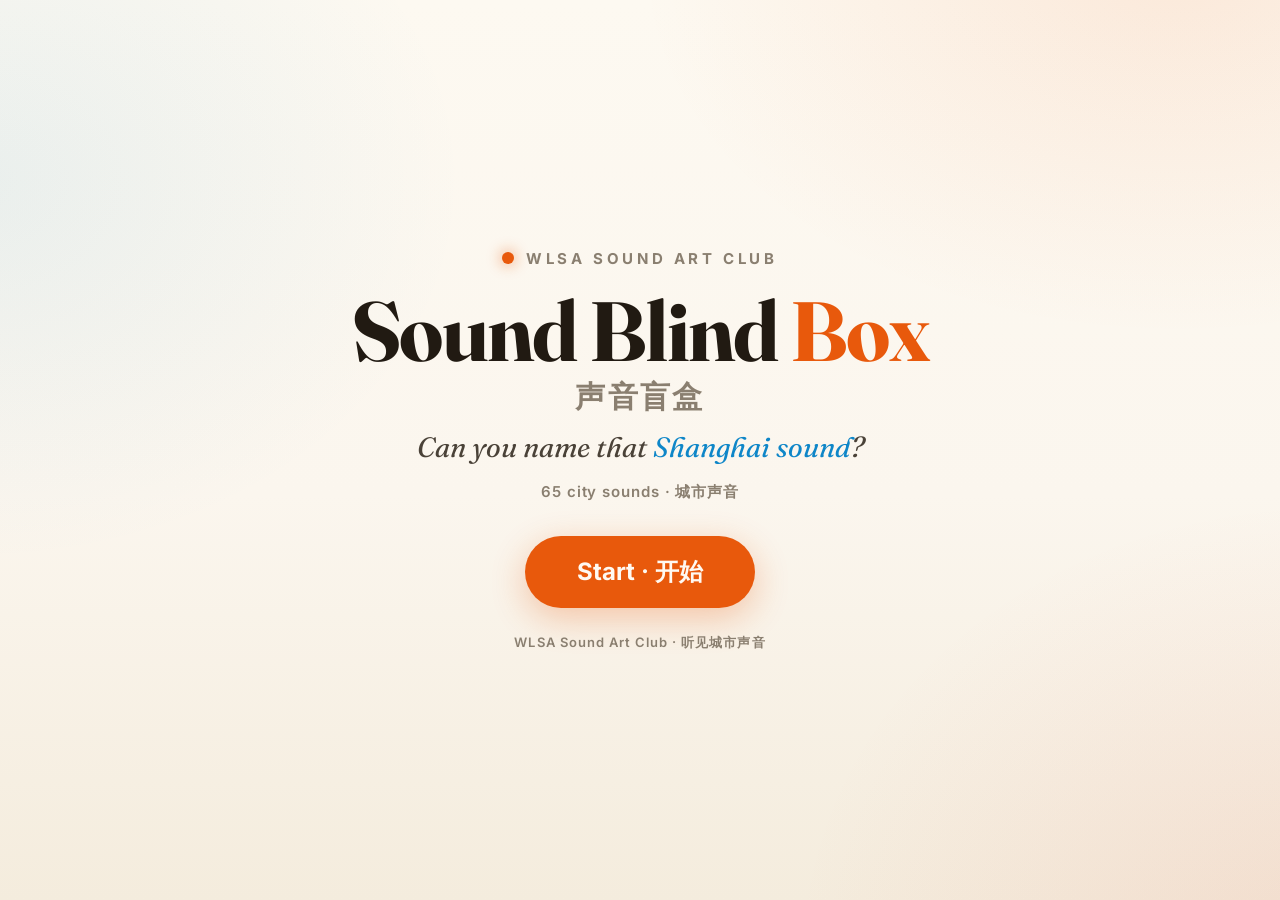
<file: src/game/index.html>
<!doctype html>
<html lang="en">
<head>
  <meta charset="utf-8">
  <meta name="viewport" content="width=device-width, initial-scale=1">
  <title>Sound Blind Box · 声音盲盒 — WLSA Sound Art Club</title>
  <link rel="stylesheet" href="game.css">
</head>
<body>
  <main class="app">

    <!-- HOME -->
    <section class="screen screen-home is-active">
      <div class="home">
        <span class="kicker"><span class="dot"></span>WLSA Sound Art Club</span>
        <h1>Sound Blind <span class="accent">Box</span>
          <span class="cn">声音盲盒</span>
        </h1>
        <p class="tagline">Can you name that <span class="accent">Shanghai sound</span>?</p>
        <p class="meta" id="sound-count">Loading…</p>
        <button class="btn btn-primary" id="start-btn" type="button">Start · 开始</button>
      </div>
    </section>

    <!-- GAME -->
    <section class="screen screen-game">
      <div class="game-head">
        <span class="round" id="round">1 / 10</span>
        <span class="score" id="score"><b>0</b> pts</span>
      </div>
      <div class="progress"><div class="bar" id="bar"></div></div>

      <div class="player">
        <button class="play-btn" id="play-btn" type="button" aria-label="Play sound">
          <svg viewBox="0 0 44 44"><path d="M16 12 L34 22 L16 32 Z" fill="#FFF9F2"/></svg>
        </button>
        <div class="hint">Tap to play · 点击播放</div>
        <div class="hint-warn"></div>
      </div>

      <div class="options" id="options"></div>
    </section>

    <!-- RESULTS -->
    <section class="screen screen-results">
      <div class="results">
        <div class="big" id="big-score">0/10</div>
        <h2>Your score · 你的成绩</h2>
        <p class="rank" id="rank"></p>
        <div class="stamp">⭐ Show this score to collect our club stamp · 凭此成绩领取社团印章</div>
        <div class="actions">
          <button class="btn btn-primary" id="again" type="button">Play again · 再来一次</button>
          <button class="btn btn-ghost" id="home-btn" type="button">Home · 首页</button>
        </div>
      </div>
    </section>

    <footer class="foot">WLSA Sound Art Club · 听见城市声音</footer>

  </main>

  <script src="sounds.js"></script>
  <script src="game.js"></script>
</body>
</html>
</file>
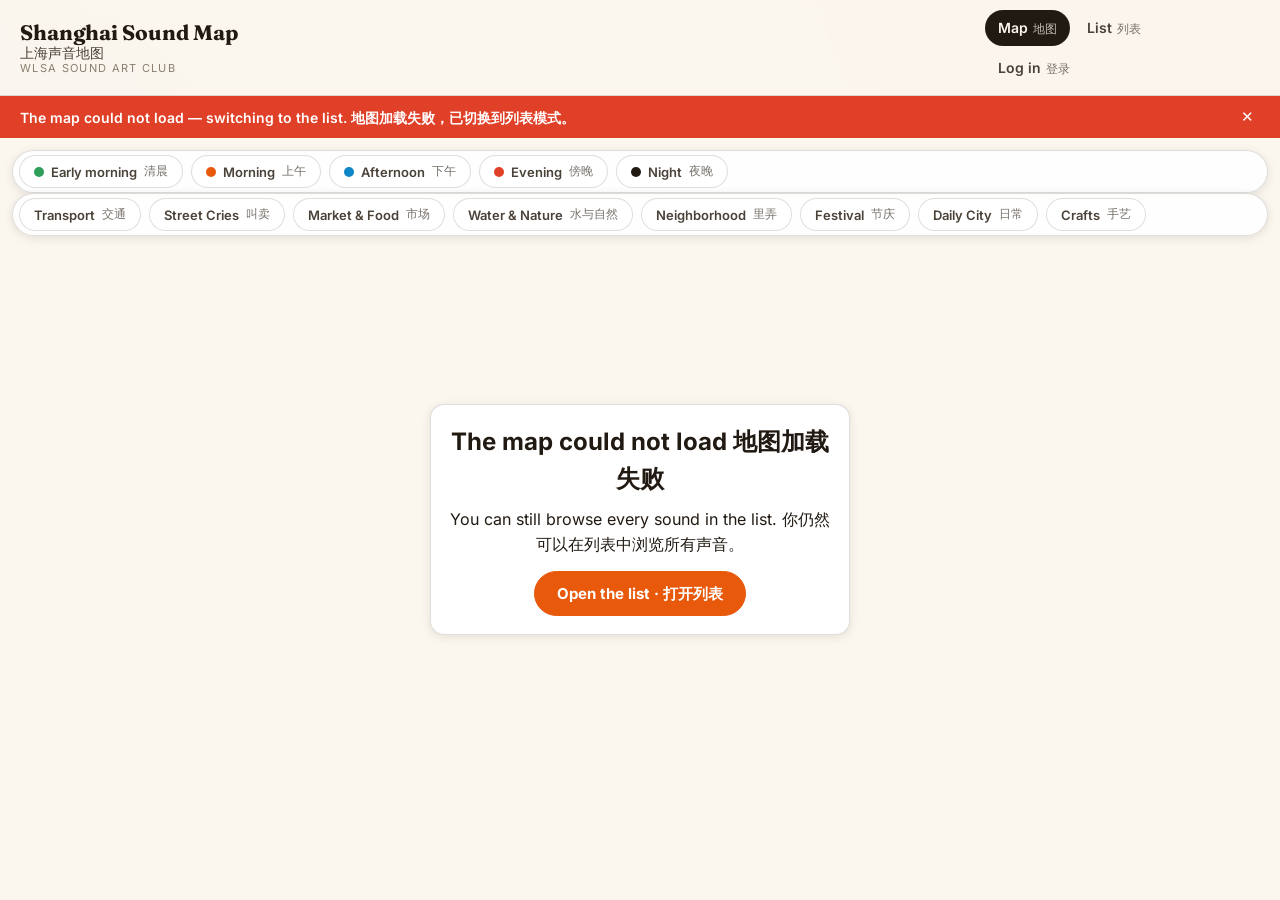
<file: src/soundmap/index.html>
<!doctype html>
<html lang="en">
<head>
  <meta charset="utf-8">
  <meta name="viewport" content="width=device-width, initial-scale=1">
  <meta name="description" content="A clickable map of Shanghai's sounds, built by the WLSA Sound Art Club. 点击地图，听见上海。">
  <title>Shanghai Sound Map · 上海声音地图 · WLSA Sound Art Club</title>
  <link rel="stylesheet" href="css/soundmap.css">
  <script src="config.js"></script>
  <script>
    // AMap security config MUST be set before the map script loads.
    // (map.js injects https://webapi.amap.com/maps?v=2.0 lazily on first map view.)
    window._AMapSecurityConfig = {
      securityJsCode: (window.SOUNDMAP_CONFIG || {}).AMAP_SECURITY_CODE || ''
    };
  </script>
  <script>
    // View registry bootstrap: the view modules load BEFORE app.js (the router),
    // so they register into this shared registry and app.js boots it afterwards.
    window.SoundMap = window.SoundMap || {};
    window.SoundMap.__views = {};
    window.SoundMap.registerView = function (name, view) {
      window.SoundMap.__views[name] = view;
    };
  </script>
</head>
<body>
  <a class="skip-link" href="#main">Skip to content · 跳转到内容</a>

  <header class="topbar">
    <a class="brand" href="#/" aria-label="Shanghai Sound Map home 上海声音地图首页">
      <span class="brand-en">Shanghai Sound Map</span>
      <span class="brand-cn">上海声音地图</span>
      <span class="brand-sub">WLSA Sound Art Club</span>
    </a>
    <nav class="nav" aria-label="Main navigation 主导航">
      <a href="#/" data-nav="map">Map <span class="nav-cn">地图</span></a>
      <a href="#/list" data-nav="list">List <span class="nav-cn">列表</span></a>
      <span class="nav-gap" aria-hidden="true"></span>
      <a href="#/submit" data-nav="submit" hidden>Submit <span class="nav-cn">投稿</span></a>
      <a href="#/submissions" data-nav="submissions" hidden>My sounds <span class="nav-cn">我的投稿</span></a>
      <a href="#/admin" data-nav="admin" hidden>Admin <span class="nav-cn">管理</span></a>
      <a href="#/pending" data-nav="pending" hidden>Status <span class="nav-cn">审核状态</span></a>
      <a href="#/login" data-nav="login" hidden>Log in <span class="nav-cn">登录</span></a>
      <button id="logout-btn" class="nav-btn" type="button" hidden>Log out <span class="nav-cn">退出</span></button>
    </nav>
  </header>

  <div id="banner" class="banner" role="alert" hidden>
    <span id="banner-text"></span>
    <button id="banner-close" class="banner-close" type="button" aria-label="Dismiss 关闭">✕</button>
  </div>

  <main id="main"></main>

  <!-- One global player: every Play button on the site feeds this bar. -->
  <div id="player-bar" class="player-bar" role="region" aria-label="Audio player 音频播放器" hidden>
    <button id="player-toggle" class="player-toggle" type="button" aria-label="Play 播放">
      <svg class="icon-play" viewBox="0 0 24 24" width="22" height="22" aria-hidden="true">
        <path d="M8 5.5v13l11-6.5z" fill="currentColor"></path>
      </svg>
      <svg class="icon-pause" viewBox="0 0 24 24" width="22" height="22" aria-hidden="true" hidden>
        <path d="M7 5h3.6v14H7zM13.4 5H17v14h-3.6z" fill="currentColor"></path>
      </svg>
    </button>
    <div class="player-info">
      <div id="player-title" class="player-title"></div>
      <div id="player-sub" class="player-sub"></div>
    </div>
    <audio id="player-audio" controls preload="none"></audio>
    <a id="player-story" class="player-story" href="#/" hidden>Open story <span class="nav-cn">查看故事</span></a>
    <button id="player-close" class="player-close" type="button" aria-label="Close player 关闭播放器">✕</button>
  </div>

  <div id="live-region" class="sr-only" aria-live="polite"></div>

  <script src="vendor/supabase.min.js"></script>
  <script src="js/auth.js"></script>
  <script src="js/player.js"></script>
  <script src="js/list.js"></script>
  <script src="js/detail.js"></script>
  <script src="js/wizard.js"></script>
  <script src="js/admin.js"></script>
  <script src="js/map.js"></script>
  <script src="js/app.js"></script>
</body>
</html>
</file>
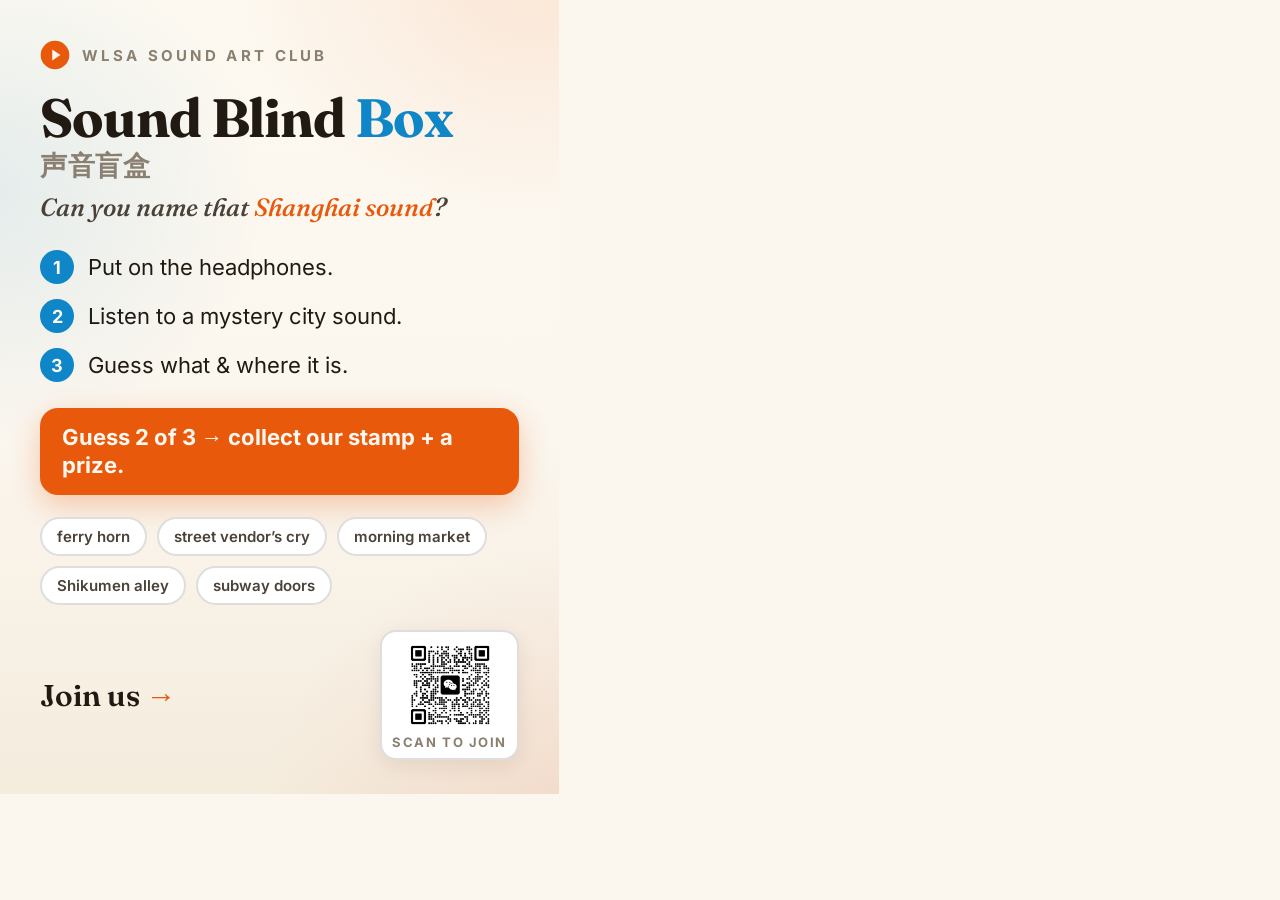
<file: src/fair/game-card.html>
<!doctype html>
<html lang="en">
<head>
  <meta charset="utf-8">
  <title>WLSA Sound Art Club — Sound Blind Box (game card)</title>
  <link rel="stylesheet" href="fair.css">
  <style>
    html, body { width: 559px; height: 794px; }   /* A5 portrait @ 96 dpi */

    .card { padding: 40px 40px 34px; }

    .kicker { font-size: 15px; }

    .title {
      margin-top: 22px;
      font-size: 54px;
    }
    .title .cn {
      margin-top: 8px;
      font-size: 27px;
      color: var(--muted);
    }

    .tagline {
      margin-top: 14px;
      font-size: 25px;
      line-height: 1.15;
    }

    .steps { margin-top: 28px; display: flex; flex-direction: column; gap: 15px; }
    .steps .num { width: 34px; height: 34px; font-size: 18px; }
    .steps .txt { font-size: 22px; line-height: 1.25; padding-top: 4px; }

    .prize {
      margin-top: 26px;
      padding: 16px 22px;
      font-size: 22px;
      line-height: 1.25;
    }

    .chips { margin-top: 22px; }
    .chip { font-size: 15px; padding: 8px 15px; }

    .foot { margin-top: auto; padding-top: 22px; }
    .foot .join {
      font-family: var(--font-display);
      font-weight: 600;
      font-size: 30px;
    }
    .foot .join .arrow { color: var(--orange); }
    .qr img { width: 86px; height: 86px; }
  </style>
</head>
<body>
  <div class="card">

    <div class="kicker">
      <span class="mark" aria-hidden="true">
        <svg viewBox="0 0 44 44"><circle cx="22" cy="22" r="21" fill="#E8590C"/><path d="M18 14 L30 22 L18 30 Z" fill="#FFF9F2"/></svg>
      </span>
      <span>WLSA Sound Art Club</span>
    </div>

    <h1 class="title">Sound Blind <span class="blue">Box</span>
      <span class="cn">声音盲盒</span>
    </h1>

    <p class="tagline">Can you name that <span class="accent">Shanghai sound</span>?</p>

    <ol class="steps">
      <li><span class="num">1</span><span class="txt">Put on the headphones.</span></li>
      <li><span class="num">2</span><span class="txt">Listen to a mystery city sound.</span></li>
      <li><span class="num">3</span><span class="txt">Guess what &amp; where it is.</span></li>
    </ol>

    <div class="prize">Guess 2 of 3 &rarr; collect our stamp + a prize.</div>

    <div class="chips">
      <span class="chip">ferry horn</span>
      <span class="chip">street vendor&rsquo;s cry</span>
      <span class="chip">morning market</span>
      <span class="chip">Shikumen alley</span>
      <span class="chip">subway doors</span>
    </div>

    <div class="foot">
      <div class="join">Join us <span class="arrow">&rarr;</span></div>
      <div class="qr">
        <img src="../poster/qr.png" alt="Scan to join the WLSA Sound Art Club">
        <span>Scan to join</span>
      </div>
    </div>

  </div>
</body>
</html>
</file>
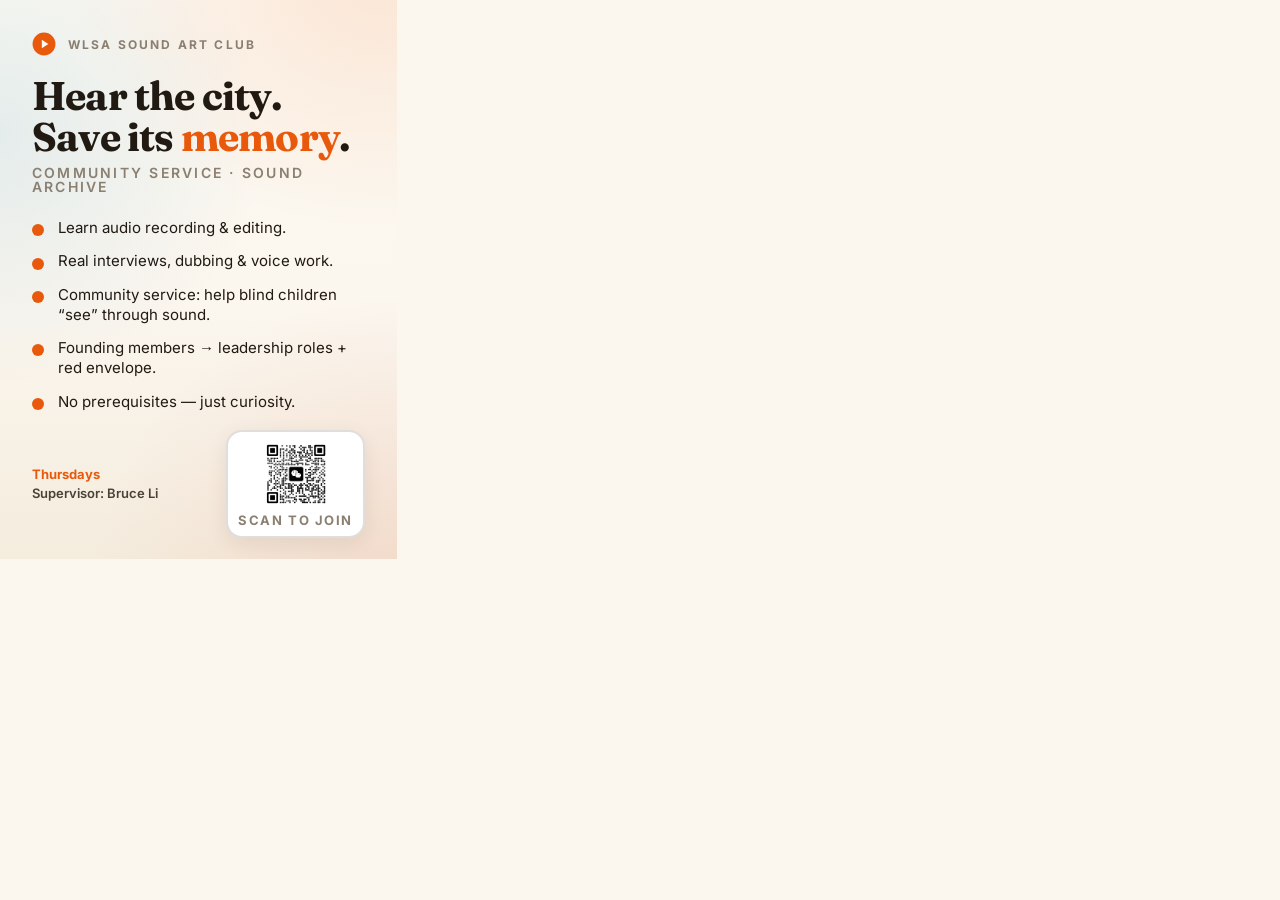
<file: src/fair/pitch-card.html>
<!doctype html>
<html lang="en">
<head>
  <meta charset="utf-8">
  <title>WLSA Sound Art Club — Pitch Card</title>
  <link rel="stylesheet" href="fair.css">
  <style>
    html, body { width: 397px; height: 559px; }   /* A6 portrait @ 96 dpi */

    .card { padding: 32px 32px 26px; }

    .kicker { font-size: 12px; letter-spacing: 0.18em; }
    .kicker .mark { width: 24px; height: 24px; }

    .title {
      margin-top: 20px;
      font-size: 40px;
      line-height: 1.02;
    }
    .title .sub {
      display: block;
      margin-top: 8px;
      font-family: var(--font-body);
      font-weight: 600;
      font-size: 14px;
      letter-spacing: 0.16em;
      text-transform: uppercase;
      color: var(--muted);
    }

    .tagline {
      margin-top: 14px;
      font-size: 25px;
      line-height: 1.12;
    }

    .perks { margin-top: 24px; display: flex; flex-direction: column; gap: 13px; }
    .perks li { font-size: 15px; line-height: 1.35; }

    .foot { margin-top: auto; padding-top: 18px; }
    .qr img { width: 64px; height: 64px; }
    .meta { font-size: 13px; line-height: 1.45; }
    .meta .accent { font-weight: 700; }
  </style>
</head>
<body>
  <div class="card">

    <div class="kicker">
      <span class="mark" aria-hidden="true">
        <svg viewBox="0 0 44 44"><circle cx="22" cy="22" r="21" fill="#E8590C"/><path d="M18 14 L30 22 L18 30 Z" fill="#FFF9F2"/></svg>
      </span>
      <span>WLSA Sound Art Club</span>
    </div>

    <h1 class="title">Hear the city.<br>Save its <span class="accent">memory</span>.
      <span class="sub">Community service &middot; sound archive</span>
    </h1>

    <ul class="perks">
      <li>Learn audio recording &amp; editing.</li>
      <li>Real interviews, dubbing &amp; voice work.</li>
      <li>Community service: help blind children &ldquo;see&rdquo; through sound.</li>
      <li>Founding members &rarr; leadership roles + red envelope.</li>
      <li>No prerequisites &mdash; just curiosity.</li>
    </ul>

    <div class="foot">
      <div class="meta">
        <span class="accent">Thursdays</span><br>
        Supervisor: Bruce Li
      </div>
      <div class="qr">
        <img src="../poster/qr.png" alt="Scan to join the WLSA Sound Art Club">
        <span>Scan to join</span>
      </div>
    </div>

  </div>
</body>
</html>
</file>
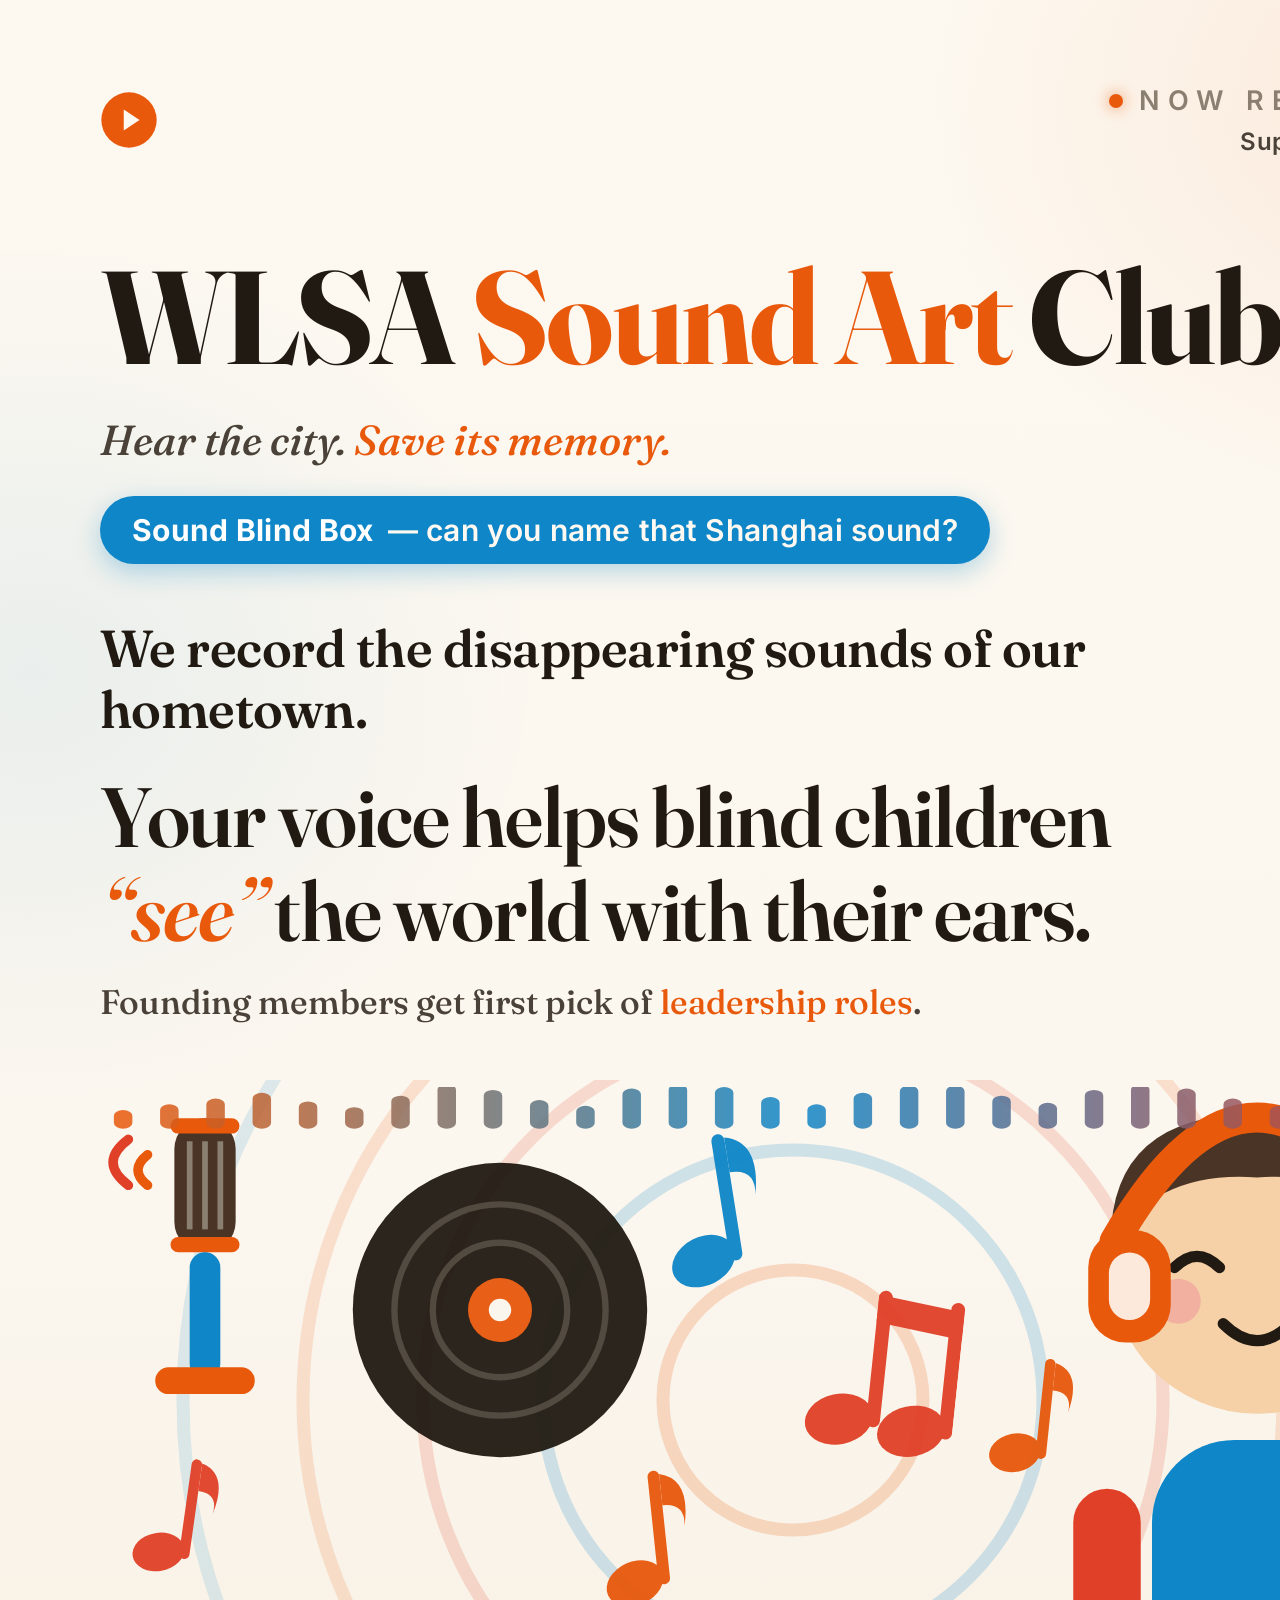
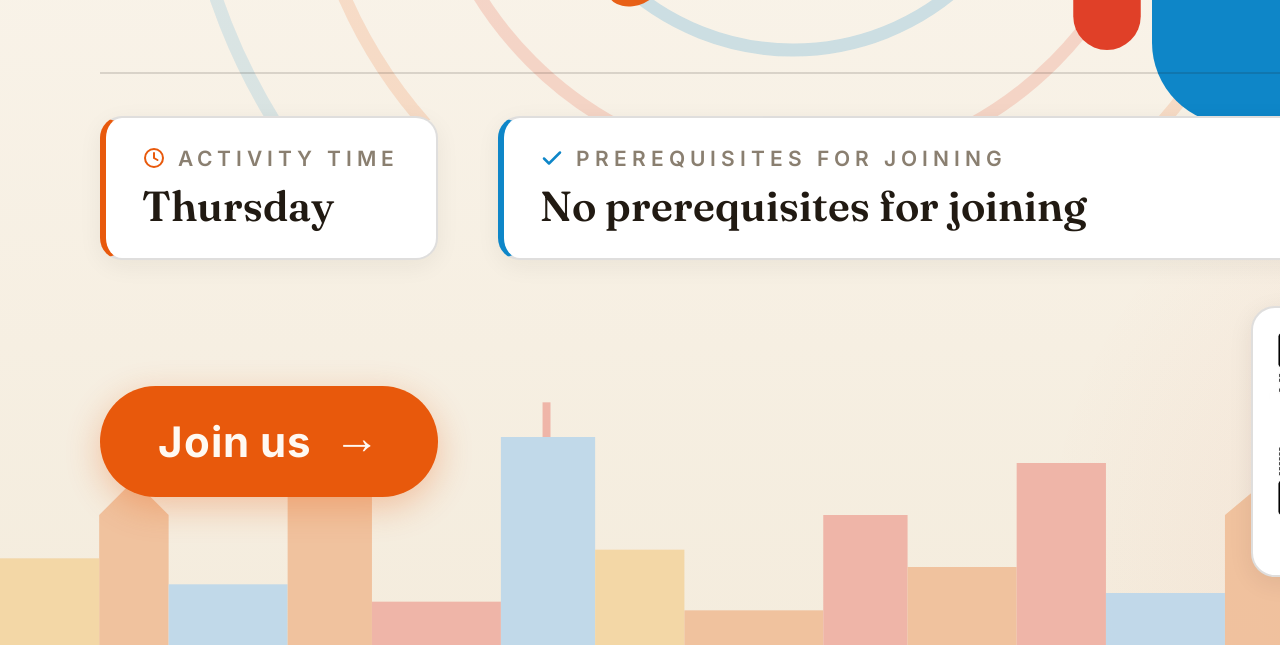
<file: src/poster/poster.html>
<!doctype html>
<html lang="en">
<head>
  <meta charset="utf-8">
  <title>WLSA Sound Art Club — Recruitment Poster</title>
  <link rel="stylesheet" href="poster.css">
</head>
<body>
  <div class="poster">

    <!-- Colorful flat city skyline -->
    <svg class="skyline" viewBox="0 0 1600 300" preserveAspectRatio="none" aria-hidden="true">
      <polygon points="135,110 100,150 170,150" fill="#F0C09B" />
      <rect x="100" y="150" width="70" height="150" fill="#F0C09B" />
      <rect x="0" y="200" width="100" height="100" fill="#F3D6A4" />
      <rect x="170" y="230" width="120" height="70" fill="#BFD8EA" />
      <rect x="290" y="100" width="85" height="200" fill="#F0C09B" />
      <rect x="375" y="250" width="130" height="50" fill="#EFB3A6" />
      <rect x="505" y="60" width="95" height="240" fill="#BFD8EA" />
      <rect x="547" y="20" width="8" height="40" fill="#EFB3A6" />
      <rect x="600" y="190" width="90" height="110" fill="#F3D6A4" />
      <rect x="690" y="260" width="140" height="40" fill="#F0C09B" />
      <rect x="830" y="150" width="85" height="150" fill="#EFB3A6" />
      <rect x="915" y="210" width="110" height="90" fill="#F0C09B" />
      <rect x="1025" y="90" width="90" height="210" fill="#EFB3A6" />
      <rect x="1115" y="240" width="120" height="60" fill="#BFD8EA" />
      <polygon points="1277,110 1235,150 1320,150" fill="#F0C09B" />
      <rect x="1235" y="150" width="85" height="150" fill="#F0C09B" />
      <rect x="1320" y="210" width="100" height="90" fill="#F3D6A4" />
      <rect x="1420" y="250" width="180" height="50" fill="#EFB3A6" />
    </svg>

    <!-- Soft sound ripples (fill the middle gap) -->
    <svg class="ripples" viewBox="0 0 1587 640" preserveAspectRatio="xMidYMid meet" aria-hidden="true">
      <g fill="none" stroke-width="13" stroke-linecap="round">
        <circle cx="793" cy="320" r="130" stroke="#E8590C" opacity="0.20"/>
        <circle cx="793" cy="320" r="250" stroke="#0E86C8" opacity="0.19"/>
        <circle cx="793" cy="320" r="370" stroke="#E04028" opacity="0.17"/>
        <circle cx="793" cy="320" r="490" stroke="#E8590C" opacity="0.15"/>
        <circle cx="793" cy="320" r="610" stroke="#0E86C8" opacity="0.13"/>
      </g>
    </svg>

    <!-- Cartoon figures (theme: listening, recording, sound) -->
    <svg class="fig fig-child" viewBox="0 0 320 400" aria-hidden="true">
      <path d="M256,120 q16,-14 0,-30" fill="none" stroke="#0E86C8" stroke-width="7" stroke-linecap="round"/>
      <path d="M274,114 q20,-18 0,-38" fill="none" stroke="#E04028" stroke-width="7" stroke-linecap="round"/>
      <rect x="104" y="224" width="112" height="152" rx="44" fill="#0E86C8"/>
      <rect x="62" y="250" width="36" height="86" rx="18" fill="#E04028"/>
      <rect x="222" y="250" width="36" height="86" rx="18" fill="#E04028"/>
      <circle cx="160" cy="132" r="78" fill="#F6D0A6"/>
      <path d="M82,118 Q82,50 160,50 Q238,50 238,118 Q212,80 160,84 Q108,80 82,118 Z" fill="#4A3426"/>
      <circle cx="118" cy="150" r="12" fill="#F2A9A0" opacity="0.8"/>
      <circle cx="202" cy="150" r="12" fill="#F2A9A0" opacity="0.8"/>
      <path d="M116,132 Q128,120 140,132" fill="none" stroke="#211A12" stroke-width="6" stroke-linecap="round"/>
      <path d="M180,132 Q192,120 204,132" fill="none" stroke="#211A12" stroke-width="6" stroke-linecap="round"/>
      <path d="M142,162 Q160,180 178,162" fill="none" stroke="#211A12" stroke-width="6" stroke-linecap="round"/>
      <path d="M84,118 Q160,-14 236,118" fill="none" stroke="#E8590C" stroke-width="16" stroke-linecap="round"/>
      <rect x="70" y="112" width="44" height="60" rx="20" fill="#E8590C"/>
      <rect x="206" y="112" width="44" height="60" rx="20" fill="#E8590C"/>
      <rect x="81" y="124" width="22" height="36" rx="11" fill="#FFF9F2" opacity="0.9"/>
      <rect x="217" y="124" width="22" height="36" rx="11" fill="#FFF9F2" opacity="0.9"/>
    </svg>

    <svg class="fig fig-mic" viewBox="0 0 120 200" aria-hidden="true">
      <path d="M30,55 q-10,-8 0,-16" fill="none" stroke="#E8590C" stroke-width="5" stroke-linecap="round"/>
      <path d="M20,55 q-16,-12 0,-24" fill="none" stroke="#E04028" stroke-width="5" stroke-linecap="round"/>
      <rect x="44" y="20" width="32" height="70" rx="16" fill="#4A3426"/>
      <line x1="52" y1="32" x2="52" y2="78" stroke="#8A7F70" stroke-width="3"/>
      <line x1="60" y1="32" x2="60" y2="78" stroke="#8A7F70" stroke-width="3"/>
      <line x1="68" y1="32" x2="68" y2="78" stroke="#8A7F70" stroke-width="3"/>
      <rect x="42" y="20" width="36" height="8" rx="4" fill="#E8590C"/>
      <rect x="42" y="82" width="36" height="8" rx="4" fill="#E8590C"/>
      <rect x="52" y="90" width="16" height="66" rx="8" fill="#0E86C8"/>
      <rect x="34" y="150" width="52" height="14" rx="7" fill="#E8590C"/>
    </svg>

    <svg class="fig fig-vinyl" viewBox="0 0 100 100" aria-hidden="true">
      <circle cx="50" cy="50" r="46" fill="#211A12"/>
      <circle cx="50" cy="50" r="33" fill="none" stroke="#4A4238" stroke-width="2"/>
      <circle cx="50" cy="50" r="21" fill="none" stroke="#4A4238" stroke-width="2"/>
      <circle cx="50" cy="50" r="10" fill="#E8590C"/>
      <circle cx="50" cy="50" r="3.5" fill="#FBF6EE"/>
    </svg>

    <svg class="fig fig-note note-a" viewBox="0 0 60 90" aria-hidden="true">
      <ellipse cx="20" cy="72" rx="15" ry="11" fill="#E8590C" transform="rotate(-18 20 72)"/>
      <rect x="32" y="16" width="6" height="58" rx="3" fill="#E8590C"/>
      <path d="M38,18 Q54,22 48,46 Q50,34 38,34 Z" fill="#E8590C"/>
    </svg>

    <svg class="fig fig-note note-b" viewBox="0 0 60 90" aria-hidden="true">
      <ellipse cx="20" cy="72" rx="15" ry="11" fill="#0E86C8" transform="rotate(-18 20 72)"/>
      <rect x="32" y="16" width="6" height="58" rx="3" fill="#0E86C8"/>
      <path d="M38,18 Q54,22 48,46 Q50,34 38,34 Z" fill="#0E86C8"/>
    </svg>

    <svg class="fig fig-note note-c" viewBox="0 0 70 100" aria-hidden="true">
      <ellipse cx="20" cy="80" rx="15" ry="11" fill="#E04028" transform="rotate(-18 20 80)"/>
      <ellipse cx="52" cy="82" rx="15" ry="11" fill="#E04028" transform="rotate(-18 52 82)"/>
      <rect x="32" y="22" width="6" height="60" rx="3" fill="#E04028"/>
      <rect x="64" y="24" width="6" height="60" rx="3" fill="#E04028"/>
      <path d="M32,24 L70,28 L70,40 L32,36 Z" fill="#E04028"/>
    </svg>

    <svg class="fig fig-note note-d" viewBox="0 0 60 90" aria-hidden="true">
      <ellipse cx="20" cy="72" rx="15" ry="11" fill="#0E86C8" transform="rotate(-18 20 72)"/>
      <rect x="32" y="16" width="6" height="58" rx="3" fill="#0E86C8"/>
      <path d="M38,18 Q54,22 48,46 Q50,34 38,34 Z" fill="#0E86C8"/>
    </svg>

    <svg class="fig fig-note note-e" viewBox="0 0 60 90" aria-hidden="true">
      <ellipse cx="20" cy="72" rx="15" ry="11" fill="#E04028" transform="rotate(-18 20 72)"/>
      <rect x="32" y="16" width="6" height="58" rx="3" fill="#E04028"/>
      <path d="M38,18 Q54,22 48,46 Q50,34 38,34 Z" fill="#E04028"/>
    </svg>

    <svg class="fig fig-note note-f" viewBox="0 0 60 90" aria-hidden="true">
      <ellipse cx="20" cy="72" rx="15" ry="11" fill="#E8590C" transform="rotate(-18 20 72)"/>
      <rect x="32" y="16" width="6" height="58" rx="3" fill="#E8590C"/>
      <path d="M38,18 Q54,22 48,46 Q50,34 38,34 Z" fill="#E8590C"/>
    </svg>

    <svg class="fig fig-note note-g" viewBox="0 0 60 90" aria-hidden="true">
      <ellipse cx="20" cy="72" rx="15" ry="11" fill="#E04028" transform="rotate(-18 20 72)"/>
      <rect x="32" y="16" width="6" height="58" rx="3" fill="#E04028"/>
      <path d="M38,18 Q54,22 48,46 Q50,34 38,34 Z" fill="#E04028"/>
    </svg>

    <svg class="fig fig-note note-h" viewBox="0 0 60 90" aria-hidden="true">
      <ellipse cx="20" cy="72" rx="15" ry="11" fill="#0E86C8" transform="rotate(-18 20 72)"/>
      <rect x="32" y="16" width="6" height="58" rx="3" fill="#0E86C8"/>
      <path d="M38,18 Q54,22 48,46 Q50,34 38,34 Z" fill="#0E86C8"/>
    </svg>

    <svg class="fig fig-note note-i" viewBox="0 0 60 90" aria-hidden="true">
      <ellipse cx="20" cy="72" rx="15" ry="11" fill="#E8590C" transform="rotate(-18 20 72)"/>
      <rect x="32" y="16" width="6" height="58" rx="3" fill="#E8590C"/>
      <path d="M38,18 Q54,22 48,46 Q50,34 38,34 Z" fill="#E8590C"/>
    </svg>

    <div class="content">

      <header class="header">
        <span class="listen-mark" aria-hidden="true">
          <svg viewBox="0 0 44 44"><circle cx="22" cy="22" r="21" fill="#E8590C" /><path d="M18 14 L30 22 L18 30 Z" fill="#FFF9F2" /></svg>
        </span>
        <div class="h-right">
          <div class="h-recruit">
            <span class="dot" aria-hidden="true"></span>
            <span>Now Recruiting</span>
          </div>
          <span class="h-supervisor">Supervisor: Bruce Li</span>
        </div>
      </header>

      <h1 class="title">WLSA <span class="accent">Sound Art</span> Club</h1>

      <p class="tagline">Hear the city. <span class="accent">Save its memory.</span></p>

      <p class="teaser"><strong>Sound Blind Box</strong> &mdash; can you name that Shanghai sound?</p>

      <p class="what">We record the disappearing sounds of our hometown.</p>

      <h2 class="mission">Your voice helps blind children<br>
        <span class="see">&ldquo;see&rdquo;</span> the world with their ears.</h2>

      <p class="perk">Founding members get first pick of <span class="accent">leadership roles</span>.</p>

      <svg class="wave" viewBox="0 0 1200 100" preserveAspectRatio="none" aria-hidden="true">
        <defs>
          <linearGradient id="waveGrad" x1="0" y1="0" x2="1" y2="0">
            <stop offset="0" stop-color="#E8590C" />
            <stop offset="0.5" stop-color="#0E86C8" />
            <stop offset="1" stop-color="#E04028" />
          </linearGradient>
        </defs>
        <path d="M20,50 V40 M60,50 V32 M100,50 V24 M140,50 V16 M180,50 V28 M220,50 V36 M260,50 V20 M300,50 V4 M340,50 V12 M380,50 V26 M420,50 V34 M460,50 V10 M500,50 V4 M540,50 V8 M580,50 V22 M620,50 V32 M660,50 V16 M700,50 V6 M740,50 V6 M780,50 V20 M820,50 V30 M860,50 V12 M900,50 V4 M940,50 V10 M980,50 V24 M1020,50 V34 M1060,50 V18 M1100,50 V6 M1140,50 V22 M1180,50 V32"
              fill="none" stroke="url(#waveGrad)" stroke-width="16" stroke-linecap="round" stroke-opacity="0.85" />
      </svg>

      <dl class="facts">
        <div class="fact">
          <dt><svg class="fact-icon" viewBox="0 0 24 24" aria-hidden="true"><g fill="none" stroke="#E8590C" stroke-width="2" stroke-linecap="round"><circle cx="12" cy="12" r="9"/><path d="M12 7v5l3.5 2"/></g></svg>Activity Time</dt>
          <dd>Thursday</dd>
        </div>
        <div class="fact fact--wide">
          <dt><svg class="fact-icon" viewBox="0 0 24 24" aria-hidden="true"><g fill="none" stroke="#0E86C8" stroke-width="2.5" stroke-linecap="round" stroke-linejoin="round"><path d="M4 12.5l5 5L20 6.5"/></g></svg>Prerequisites for joining</dt>
          <dd>No prerequisites for joining</dd>
        </div>
      </dl>

      <div class="bottom">
        <div class="cta">
          <span class="cta-text">Join us</span>
          <span class="cta-arrow" aria-hidden="true">&rarr;</span>
        </div>
        <div class="qr">
          <img class="qr-img" src="qr.png" alt="Scan to join the WLSA Sound Art Club">
          <span class="qr-caption">Scan to join</span>
        </div>
      </div>

    </div>
  </div>
</body>
</html>
</file>
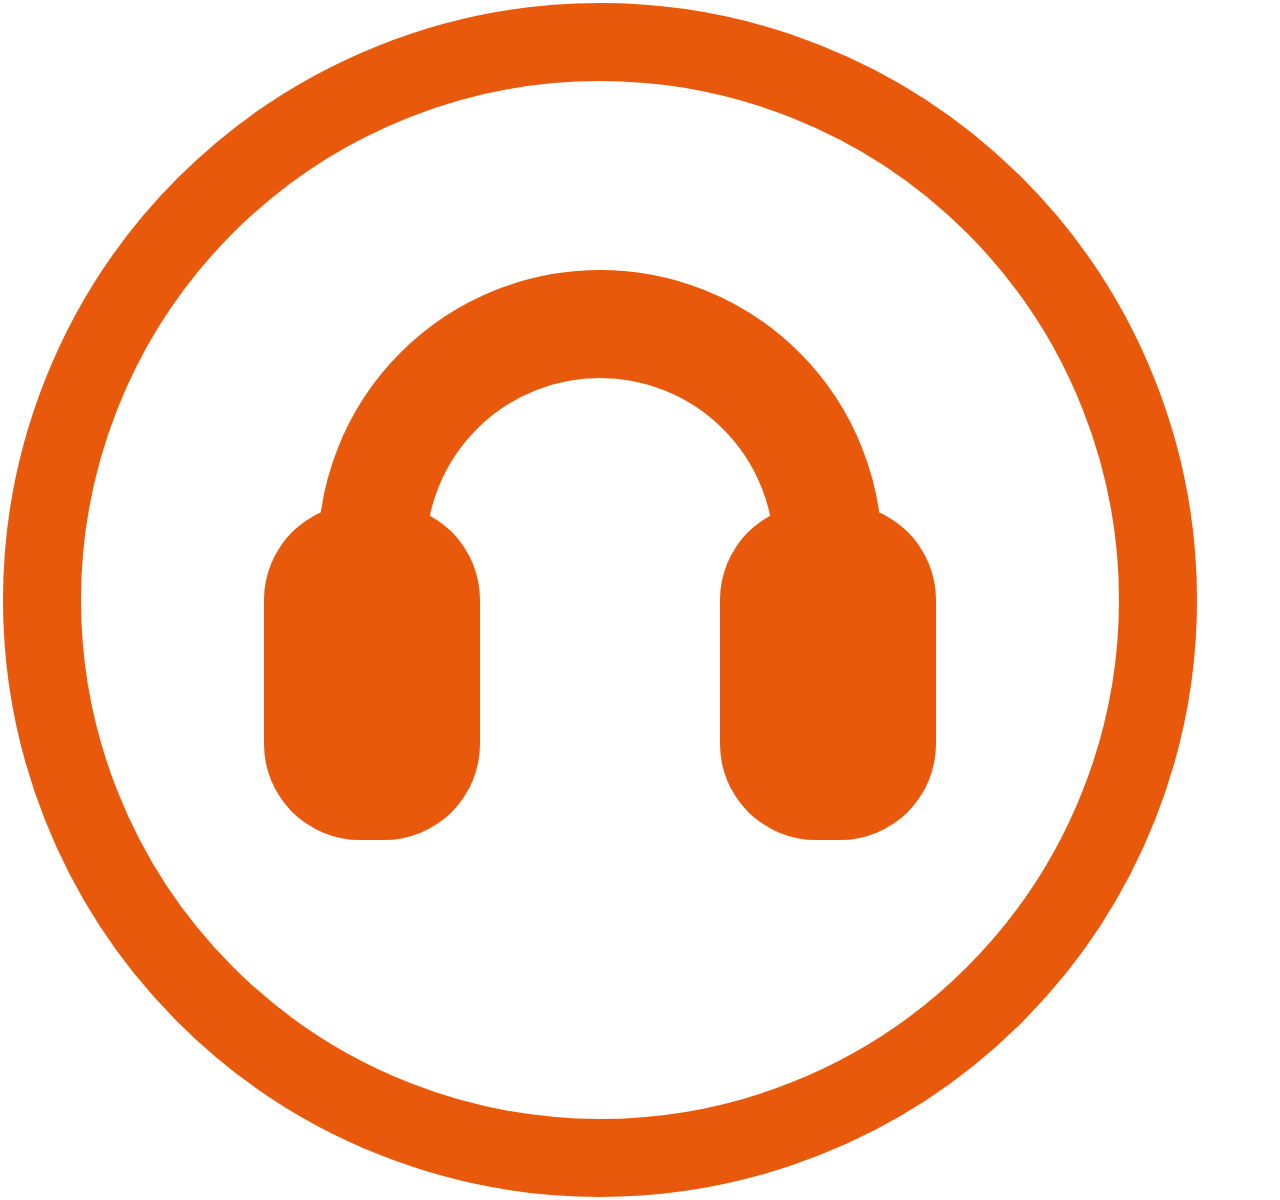
<file: src/stamp/stamp.html>
<!doctype html>
<html lang="en">
<head>
  <meta charset="utf-8">
  <title>WLSA Sound Art Club — Stamp (preview)</title>
  <style>
    html, body {
      margin: 0;
      padding: 0;
      width: 1200px;
      height: 1200px;
      overflow: hidden;
      background: #FFFFFF;
    }
    img {
      display: block;
      width: 1200px;
      height: 1200px;
    }
  </style>
</head>
<body>
  <img src="stamp.svg" alt="WLSA Sound Art Club stamp (headphones)">
</body>
</html>
</file>
<file: src/game/game.css>
/* ==========================================================================
   WLSA Sound Art Club — "Sound Blind Box" game
   Guess the city sound. Brand palette + type match the poster / fair cards.
   ========================================================================== */

@font-face {
  font-family: 'Fraunces';
  font-style: normal;
  font-weight: 400 700;
  font-display: block;
  src: url('../poster/fonts/fraunces-normal.woff2') format('woff2');
}
@font-face {
  font-family: 'Fraunces';
  font-style: italic;
  font-weight: 400 700;
  font-display: block;
  src: url('../poster/fonts/fraunces-italic.woff2') format('woff2');
}
@font-face {
  font-family: 'Inter';
  font-style: normal;
  font-weight: 400 700;
  font-display: block;
  src: url('../poster/fonts/inter.woff2') format('woff2');
}

:root {
  --paper: #FBF6EE;
  --ink: #211A12;
  --body: #4A4238;
  --muted: #8A7F70;
  --orange: #E8590C;
  --blue: #0E86C8;
  --red: #E04028;
  --green: #2E9E5B;
  --hairline: rgba(33, 26, 18, 0.14);
  --card: #FFFFFF;

  --font-display: 'Fraunces', 'Bahnschrift', 'Segoe UI', Georgia, serif;
  --font-body: 'Inter', 'Segoe UI', 'Helvetica Neue', Arial, sans-serif;
}

* { margin: 0; padding: 0; box-sizing: border-box; }

html, body { height: 100%; }

body {
  font-family: var(--font-body);
  color: var(--ink);
  background:
    radial-gradient(900px 620px at 92% -4%, rgba(232, 89, 12, 0.10), transparent 60%),
    radial-gradient(820px 640px at -2% 20%, rgba(14, 134, 200, 0.08), transparent 60%),
    radial-gradient(900px 760px at 104% 106%, rgba(224, 64, 40, 0.09), transparent 60%),
    linear-gradient(180deg, #FDF9F1 0%, var(--paper) 55%, #F4ECDD 100%);
  min-height: 100%;
  display: flex;
  align-items: center;
  justify-content: center;
  padding: 24px;
}

.app {
  width: 100%;
  max-width: 720px;
}

/* --- Screens ----------------------------------------------------------- */
.screen { display: none; }
.screen.is-active { display: block; animation: fade .28s ease; }
@keyframes fade { from { opacity: 0; transform: translateY(8px); } to { opacity: 1; transform: none; } }

/* --- Home -------------------------------------------------------------- */
.home { text-align: center; }
.home .kicker {
  display: inline-flex;
  align-items: center;
  gap: 12px;
  font-size: 15px;
  font-weight: 700;
  letter-spacing: 0.24em;
  text-transform: uppercase;
  color: var(--muted);
}
.home .kicker .dot {
  width: 12px; height: 12px; border-radius: 50%;
  background: var(--orange);
  box-shadow: 0 0 14px 2px rgba(232, 89, 12, 0.4);
}
.home h1 {
  margin-top: 22px;
  font-family: var(--font-display);
  font-weight: 700;
  font-size: clamp(48px, 9vw, 84px);
  line-height: 0.98;
  letter-spacing: -0.02em;
}
.home h1 .accent { color: var(--orange); }
.home .cn {
  display: block;
  margin-top: 10px;
  font-weight: 600;
  font-size: clamp(20px, 4vw, 30px);
  letter-spacing: 0.08em;
  color: var(--muted);
}
.home .tagline {
  margin-top: 18px;
  font-family: var(--font-display);
  font-style: italic;
  font-size: clamp(20px, 4vw, 28px);
  color: var(--body);
}
.home .tagline .accent { color: var(--blue); }
.home .meta {
  margin-top: 18px;
  font-size: 15px;
  font-weight: 600;
  letter-spacing: 0.06em;
  color: var(--muted);
}

/* --- Buttons ----------------------------------------------------------- */
.btn {
  display: inline-flex;
  align-items: center;
  justify-content: center;
  gap: 12px;
  border: none;
  cursor: pointer;
  font-family: var(--font-body);
  font-weight: 700;
  border-radius: 999px;
  transition: transform .1s ease, box-shadow .2s ease, background .2s ease;
}
.btn:active { transform: translateY(2px); }

.btn-primary {
  margin-top: 34px;
  background: var(--orange);
  color: #FFF9F2;
  font-size: 24px;
  padding: 20px 52px;
  box-shadow: 0 10px 34px rgba(232, 89, 12, 0.30);
}
.btn-primary:hover { background: #d14e08; }

.btn-ghost {
  background: var(--card);
  color: var(--ink);
  border: 2px solid var(--hairline);
  font-size: 18px;
  padding: 14px 34px;
  box-shadow: 0 6px 20px rgba(33, 26, 18, 0.06);
}
.btn-ghost:hover { border-color: var(--orange); }

/* --- Game -------------------------------------------------------------- */
.game-head {
  display: flex;
  align-items: center;
  justify-content: space-between;
  gap: 16px;
  margin-bottom: 10px;
}
.game-head .round {
  font-size: 16px;
  font-weight: 700;
  letter-spacing: 0.12em;
  color: var(--muted);
  text-transform: uppercase;
}
.game-head .score {
  font-family: var(--font-display);
  font-weight: 700;
  font-size: 26px;
  color: var(--ink);
}
.game-head .score b { color: var(--orange); }

.progress {
  height: 8px;
  background: rgba(33, 26, 18, 0.10);
  border-radius: 999px;
  overflow: hidden;
  margin-bottom: 28px;
}
.progress .bar {
  height: 100%;
  width: 0%;
  background: linear-gradient(90deg, var(--orange), var(--blue));
  border-radius: 999px;
  transition: width .3s ease;
}

.player {
  display: flex;
  flex-direction: column;
  align-items: center;
  padding: 34px 20px 30px;
  background: var(--card);
  border: 2px solid var(--hairline);
  border-radius: 26px;
  box-shadow: 0 10px 30px rgba(33, 26, 18, 0.07);
}
.play-btn {
  width: 120px;
  height: 120px;
  border-radius: 50%;
  border: none;
  cursor: pointer;
  background: var(--orange);
  color: #FFF9F2;
  display: flex;
  align-items: center;
  justify-content: center;
  box-shadow: 0 12px 34px rgba(232, 89, 12, 0.35);
  transition: transform .12s ease, background .2s ease;
}
.play-btn:hover { background: #d14e08; }
.play-btn:active { transform: scale(0.95); }
.play-btn.is-playing {
  background: var(--blue);
  box-shadow: 0 12px 34px rgba(14, 134, 200, 0.35);
}
.play-btn svg { width: 46px; height: 46px; }
.player .hint {
  margin-top: 16px;
  font-size: 15px;
  font-weight: 600;
  letter-spacing: 0.04em;
  color: var(--muted);
}
.player .hint .cn { color: var(--muted); }
.player .hint-warn {
  margin-top: 14px;
  font-size: 14px;
  color: var(--red);
  display: none;
}

/* --- Options ----------------------------------------------------------- */
.options {
  margin-top: 24px;
  display: grid;
  grid-template-columns: 1fr 1fr;
  gap: 14px;
}
.opt {
  display: flex;
  align-items: center;
  justify-content: center;
  gap: 10px;
  text-align: center;
  padding: 18px 16px;
  background: var(--card);
  border: 2px solid var(--hairline);
  border-radius: 18px;
  cursor: pointer;
  font-family: var(--font-body);
  font-size: 19px;
  font-weight: 600;
  color: var(--ink);
  transition: transform .1s ease, border-color .2s ease, background .2s ease;
}
.opt:hover:not(:disabled) { border-color: var(--orange); transform: translateY(-2px); }
.opt .cn { display: block; font-size: 15px; font-weight: 500; color: var(--muted); }
.opt:disabled { cursor: default; }
.opt.is-correct { background: #EAF7EF; border-color: var(--green); color: #1C6B3B; }
.opt.is-correct .cn { color: #2E9E5B; }
.opt.is-wrong { background: #FDEEEC; border-color: var(--red); color: #A52A1A; }
.opt.is-wrong .cn { color: var(--red); }
.opt.is-dimmed { opacity: 0.45; }

/* --- Results ----------------------------------------------------------- */
.results { text-align: center; }
.results .big {
  font-family: var(--font-display);
  font-weight: 700;
  font-size: clamp(72px, 14vw, 130px);
  line-height: 1;
  color: var(--orange);
}
.results h2 {
  margin-top: 14px;
  font-family: var(--font-display);
  font-weight: 700;
  font-size: clamp(28px, 5vw, 40px);
}
.results .rank {
  margin-top: 14px;
  font-family: var(--font-display);
  font-style: italic;
  font-size: 22px;
  color: var(--body);
}
.results .stamp {
  margin-top: 26px;
  display: inline-flex;
  align-items: center;
  gap: 12px;
  background: var(--card);
  border: 2px dashed var(--orange);
  border-radius: 16px;
  padding: 16px 22px;
  font-size: 16px;
  font-weight: 600;
  color: var(--body);
}
.results .actions { margin-top: 28px; display: flex; gap: 14px; justify-content: center; flex-wrap: wrap; }

/* --- Footer ------------------------------------------------------------ */
.foot {
  margin-top: 26px;
  text-align: center;
  font-size: 13px;
  font-weight: 600;
  letter-spacing: 0.08em;
  color: var(--muted);
}

@media (max-width: 560px) {
  .options { grid-template-columns: 1fr; }
}
</file>
<file: src/soundmap/css/soundmap.css>
/* ==========================================================================
   WLSA Sound Art Club — Shanghai Sound Map
   Brand palette + type match the poster / fair cards / Sound Blind Box game.
   ========================================================================== */

@font-face {
  font-family: 'Fraunces';
  font-style: normal;
  font-weight: 400 700;
  font-display: block;
  src: url('../fonts/fraunces-normal.woff2') format('woff2');
}
@font-face {
  font-family: 'Fraunces';
  font-style: italic;
  font-weight: 400 700;
  font-display: block;
  src: url('../fonts/fraunces-italic.woff2') format('woff2');
}
@font-face {
  font-family: 'Inter';
  font-style: normal;
  font-weight: 400 700;
  font-display: block;
  src: url('../fonts/inter.woff2') format('woff2');
}

:root {
  --paper: #FBF6EE;
  --paper-deep: #F4ECDD;
  --ink: #211A12;
  --body: #4A4238;
  --muted: #8A7F70;
  --orange: #E8590C;
  --orange-dark: #d14e08;
  --blue: #0E86C8;
  --red: #E04028;
  --green: #2E9E5B;
  --hairline: rgba(33, 26, 18, 0.14);
  --card: #FFFFFF;
  --shadow: 0 2px 10px rgba(33, 26, 18, 0.10);
  --shadow-lift: 0 6px 24px rgba(33, 26, 18, 0.16);

  --font-display: 'Fraunces', 'Bahnschrift', 'Segoe UI', Georgia, serif;
  --font-body: 'Inter', 'Segoe UI', 'Helvetica Neue', Arial, sans-serif;

  --radius: 14px;
  --radius-sm: 10px;
}

* { margin: 0; padding: 0; box-sizing: border-box; }

/* The `hidden` attribute is this app's only show/hide mechanism — JS toggles it
   everywhere. But it works through a USER-AGENT rule (`[hidden]{display:none}`),
   which loses to any author `display` declaration. Every card, banner and the
   player bar in this file sets display (flex/grid), so each one painted straight
   over its own hidden attribute: a hidden "map could not load" card sat on top
   of a perfectly working map, and a hidden player bar was always on screen.
   Re-assert it here with !important so the attribute always wins. */
[hidden] { display: none !important; }

html, body { height: 100%; }

body {
  font-family: var(--font-body);
  color: var(--ink);
  background:
    radial-gradient(900px 620px at 92% -4%, rgba(232, 89, 12, 0.10), transparent 60%),
    radial-gradient(820px 640px at -2% 20%, rgba(14, 134, 200, 0.08), transparent 60%),
    radial-gradient(900px 760px at 104% 106%, rgba(224, 64, 40, 0.09), transparent 60%),
    linear-gradient(180deg, #FDF9F1 0%, var(--paper) 55%, var(--paper-deep) 100%);
  min-height: 100dvh;
  display: flex;
  flex-direction: column;
  font-size: 16px;
  line-height: 1.55;
}

body.player-open { padding-bottom: 96px; }

:focus-visible {
  outline: 3px solid var(--blue);
  outline-offset: 2px;
  border-radius: 4px;
}

.sr-only {
  position: absolute;
  width: 1px; height: 1px;
  padding: 0; margin: -1px;
  overflow: hidden;
  clip: rect(0 0 0 0);
  white-space: nowrap;
  border: 0;
}

.skip-link {
  position: absolute;
  left: 12px; top: -48px;
  z-index: 3000;
  background: var(--ink);
  color: #fff;
  padding: 10px 18px;
  border-radius: 999px;
  text-decoration: none;
  transition: top 0.15s ease;
}
.skip-link:focus { top: 12px; }

/* ---------------------------------------------------------------- topbar -- */
.topbar {
  position: sticky;
  top: 0;
  z-index: 2000;
  display: flex;
  align-items: center;
  justify-content: space-between;
  gap: 16px;
  flex-wrap: wrap;
  padding: 10px 20px;
  background: rgba(251, 246, 238, 0.92);
  backdrop-filter: blur(8px);
  border-bottom: 1px solid var(--hairline);
}

.brand {
  display: flex;
  flex-direction: column;
  line-height: 1.2;
  text-decoration: none;
  color: var(--ink);
}
.brand-en { font-family: var(--font-display); font-size: 21px; font-weight: 700; }
.brand-cn { font-size: 14px; color: var(--body); }
.brand-sub { font-size: 11px; letter-spacing: 0.12em; text-transform: uppercase; color: var(--muted); }

.nav {
  display: flex;
  align-items: center;
  gap: 4px;
  flex-wrap: wrap;
}
.nav a, .nav-btn {
  display: inline-flex;
  align-items: baseline;
  gap: 5px;
  padding: 7px 13px;
  border-radius: 999px;
  text-decoration: none;
  color: var(--body);
  font-size: 14px;
  font-weight: 600;
  background: transparent;
  border: none;
  cursor: pointer;
  font-family: inherit;
}
.nav a:hover, .nav-btn:hover { background: rgba(33, 26, 18, 0.06); color: var(--ink); }
.nav a.is-active { background: var(--ink); color: var(--paper); }
.nav-cn { font-size: 12px; font-weight: 400; opacity: 0.75; }
.nav-gap { flex: 1 1 24px; }

/* ---------------------------------------------------------------- banner -- */
.banner {
  position: sticky;
  top: 61px;
  z-index: 1990;
  display: flex;
  align-items: center;
  justify-content: space-between;
  gap: 12px;
  padding: 10px 20px;
  font-size: 14px;
  font-weight: 600;
  color: #fff;
}
.banner-error { background: var(--red); }
.banner-info { background: var(--blue); }
.banner-success { background: var(--green); }
.banner-close {
  background: transparent;
  border: none;
  color: #fff;
  font-size: 15px;
  cursor: pointer;
  padding: 2px 6px;
  border-radius: 6px;
}
.banner-close:hover { background: rgba(255, 255, 255, 0.18); }

/* ------------------------------------------------------------------ main -- */
#main { flex: 1; display: flex; flex-direction: column; }

.view { flex: 1; }
.view-content {
  max-width: 960px;
  margin: 0 auto;
  padding: 28px 20px 60px;
}

.view-title {
  font-family: var(--font-display);
  font-size: 30px;
  font-weight: 700;
  margin-bottom: 6px;
}
.view-subtitle { color: var(--muted); margin-bottom: 24px; }

/* ------------------------------------------------------------------ cards -- */
.card {
  background: var(--card);
  border: 1px solid var(--hairline);
  border-radius: var(--radius);
  box-shadow: var(--shadow);
  padding: 18px;
}

/* ---------------------------------------------------------------- buttons -- */
.btn {
  display: inline-flex;
  align-items: center;
  justify-content: center;
  gap: 8px;
  padding: 10px 22px;
  border-radius: 999px;
  border: 1.5px solid var(--hairline);
  background: var(--card);
  color: var(--ink);
  font-family: inherit;
  font-size: 15px;
  font-weight: 700;
  cursor: pointer;
  text-decoration: none;
  transition: transform 0.08s ease, box-shadow 0.08s ease, background 0.15s ease;
}
.btn:hover { box-shadow: var(--shadow); transform: translateY(-1px); }
.btn:active { transform: translateY(0); }
.btn-primary { background: var(--orange); border-color: var(--orange); color: #fff; }
.btn-primary:hover { background: var(--orange-dark); border-color: var(--orange-dark); }
.btn-danger { background: var(--red); border-color: var(--red); color: #fff; }
.btn-ghost { background: transparent; border-color: transparent; color: var(--body); }
.btn-ghost:hover { background: rgba(33, 26, 18, 0.06); }
.btn:disabled { opacity: 0.5; cursor: not-allowed; transform: none; box-shadow: none; }
.btn-sm { padding: 6px 14px; font-size: 13px; }

/* ----------------------------------------------------------------- chips -- */
.chips {
  display: flex;
  gap: 8px;
  flex-wrap: nowrap;
  overflow-x: auto;
  padding: 4px 2px 8px;
  scrollbar-width: thin;
}
.chip {
  flex: 0 0 auto;
  display: inline-flex;
  align-items: center;
  gap: 7px;
  padding: 7px 14px;
  border-radius: 999px;
  border: 1.5px solid var(--hairline);
  background: var(--card);
  color: var(--body);
  font-family: inherit;
  font-size: 13px;
  font-weight: 600;
  cursor: pointer;
  white-space: nowrap;
}
.chip:hover { border-color: var(--muted); }
.chip[aria-pressed="true"] {
  background: var(--ink);
  border-color: var(--ink);
  color: var(--paper);
}
.chip .chip-cn { font-size: 12px; font-weight: 400; opacity: 0.75; }

.time-dot {
  display: inline-block;
  width: 10px; height: 10px;
  border-radius: 50%;
  background: var(--dot-color, var(--muted));
  flex: 0 0 auto;
}

/* --------------------------------------------------------------- badges -- */
.badge {
  display: inline-flex;
  align-items: center;
  gap: 5px;
  padding: 3px 11px;
  border-radius: 999px;
  font-size: 12px;
  font-weight: 700;
  border: 1px solid transparent;
}
.badge-pending { background: #FFF3E0; color: #B45309; border-color: #FDD9A8; }
.badge-approved { background: #EAF7EF; color: #1E7A44; border-color: #BFE7CD; }
.badge-rejected { background: #FDEEEC; color: #B33525; border-color: #F5C6BF; }
.badge-missing { background: #FDEEEC; color: #B33525; border-color: #F5C6BF; }

/* ------------------------------------------------------------ map view -- */
.view-map { position: relative; display: flex; flex-direction: column; }

.map-filters {
  position: absolute;
  top: 12px; left: 12px; right: 12px;
  z-index: 1000;
  display: flex;
  flex-direction: column;
  gap: 6px;
  pointer-events: none;
}
.map-filters .chips {
  pointer-events: auto;
  background: rgba(255, 255, 255, 0.9);
  border-radius: 999px;
  border: 1px solid var(--hairline);
  box-shadow: var(--shadow);
  padding: 4px 6px;
  max-width: 100%;
}
.map-count {
  pointer-events: auto;
  align-self: flex-start;
  background: rgba(255, 255, 255, 0.95);
  border: 1px solid var(--hairline);
  border-radius: 999px;
  box-shadow: var(--shadow);
  padding: 4px 14px;
  font-size: 13px;
  font-weight: 600;
  color: var(--body);
}

#map-container { position: absolute; inset: 0; }

.map-fallback {
  position: absolute;
  inset: 0;
  display: flex;
  align-items: center;
  justify-content: center;
  padding: 24px;
  background: var(--paper);
}

.empty-card {
  position: absolute;
  left: 50%;
  bottom: 32px;
  transform: translateX(-50%);
  z-index: 1000;
  width: min(420px, calc(100% - 48px));
  text-align: center;
}
.empty-card h2 { font-family: var(--font-display); font-size: 22px; margin-bottom: 8px; }
.empty-card p { color: var(--body); margin-bottom: 14px; }

/* pins */
.amap-marker-content { position: relative; }
.pin {
  width: 24px; height: 24px;
  border-radius: 50%;
  border: 3px solid #fff;
  background: var(--pin-color, var(--orange));
  box-shadow: 0 2px 8px rgba(33, 26, 18, 0.35);
  cursor: pointer;
  transition: transform 0.12s ease;
}
.pin:hover { transform: scale(1.25); }

/* info window */
.popup { min-width: 200px; max-width: 260px; }
.popup h3 { font-family: var(--font-display); font-size: 17px; margin-bottom: 2px; }
.popup .popup-cn { font-size: 14px; color: var(--body); margin-bottom: 6px; }
.popup .popup-meta {
  display: flex;
  align-items: center;
  gap: 6px;
  flex-wrap: wrap;
  font-size: 12px;
  color: var(--muted);
  margin-bottom: 10px;
}
.popup .popup-actions { display: flex; gap: 8px; }

/* -------------------------------------------------------------- list view -- */
.list-item {
  display: flex;
  gap: 14px;
  align-items: flex-start;
  margin-bottom: 14px;
}
.list-item .list-dot { margin-top: 8px; }
.list-item h3 { font-family: var(--font-display); font-size: 19px; }
.list-item .list-cn { color: var(--body); font-size: 15px; }
.list-item .list-meta { font-size: 13px; color: var(--muted); margin: 4px 0 8px; }
.list-item .list-actions { display: flex; gap: 8px; flex-wrap: wrap; }
.list-item details { margin-top: 8px; }
.list-item summary {
  cursor: pointer;
  font-size: 13px;
  font-weight: 700;
  color: var(--blue);
}
.list-item .audio-desc { margin-top: 8px; font-size: 14px; color: var(--body); }

.load-more-wrap { text-align: center; margin-top: 20px; }

/* ------------------------------------------------------------ detail view -- */
.detail-grid {
  display: grid;
  grid-template-columns: 1fr 1fr;
  gap: 18px;
  margin-bottom: 18px;
}
.detail-grid .card { height: 100%; }
.detail-grid h3 {
  font-size: 12px;
  letter-spacing: 0.1em;
  text-transform: uppercase;
  color: var(--muted);
  margin-bottom: 10px;
}
.detail-meta { display: flex; flex-wrap: wrap; gap: 10px; margin: 10px 0 4px; }
.detail-meta .badge { font-size: 13px; }
.detail-story { white-space: pre-line; }
.detail-block { margin-bottom: 18px; }
.detail-block h3 {
  font-family: var(--font-display);
  font-size: 17px;
  margin-bottom: 6px;
}
.detail-block .lang-label { font-size: 12px; color: var(--muted); font-weight: 700; }
.detail-block p { white-space: pre-line; color: var(--body); }

.audio-desc-box {
  background: #FFF6EA;
  border: 1.5px dashed var(--orange);
  border-radius: var(--radius);
  padding: 16px;
  margin: 18px 0;
}
.audio-desc-box h3 {
  display: flex;
  align-items: center;
  gap: 8px;
  font-family: var(--font-display);
  font-size: 17px;
  margin-bottom: 8px;
}
.audio-desc-box .audio-desc-text { color: var(--body); white-space: pre-line; }

#detail-minimap { height: 220px; border-radius: var(--radius-sm); overflow: hidden; }

/* -------------------------------------------------------------- wizard -- */
.steps-indicator {
  display: flex;
  gap: 8px;
  margin-bottom: 24px;
}
.step-pill {
  flex: 1;
  text-align: center;
  padding: 8px 12px;
  border-radius: 999px;
  border: 1.5px solid var(--hairline);
  font-size: 13px;
  font-weight: 700;
  color: var(--muted);
  background: var(--card);
}
.step-pill.is-current { background: var(--ink); color: var(--paper); border-color: var(--ink); }
.step-pill.is-done { border-color: var(--green); color: var(--green); }

.wizard-step { display: none; }
.wizard-step.is-active { display: block; }

.field { margin-bottom: 16px; }
.field label {
  display: block;
  font-size: 13px;
  font-weight: 700;
  margin-bottom: 5px;
  color: var(--body);
}
.field label .req, .field label .required { color: var(--red); }
.field .hint { font-size: 12px; color: var(--muted); margin-top: 4px; }
.field input[type="text"],
.field input[type="email"],
.field input[type="password"],
.field input[type="date"],
.field input[type="number"],
.field select,
.field textarea {
  width: 100%;
  padding: 10px 14px;
  border: 1.5px solid var(--hairline);
  border-radius: var(--radius-sm);
  font-family: inherit;
  font-size: 15px;
  color: var(--ink);
  background: #fff;
}
.field textarea { min-height: 96px; resize: vertical; }
.field input:focus, .field select:focus, .field textarea:focus {
  outline: none;
  border-color: var(--blue);
  box-shadow: 0 0 0 3px rgba(14, 134, 200, 0.15);
}
.field-row { display: grid; grid-template-columns: 1fr 1fr; gap: 14px; }
.field-error {
  color: var(--red);
  font-size: 13px;
  font-weight: 600;
  margin-top: 4px;
}

.file-drop {
  border: 2px dashed var(--hairline);
  border-radius: var(--radius);
  padding: 22px;
  text-align: center;
  color: var(--muted);
  background: var(--card);
}
.file-drop.has-file { border-color: var(--green); color: var(--body); }
.file-drop input { display: none; }
.file-name { font-weight: 700; color: var(--ink); }
.file-error { color: var(--red); font-weight: 600; }

#wizard-picker { height: 320px; border-radius: var(--radius-sm); overflow: hidden; margin-bottom: 10px; }
#w-search-row { display: flex; gap: 8px; margin-bottom: 10px; }
#w-search-row input {
  flex: 1;
  padding: 9px 12px;
  border: 1.5px solid var(--hairline);
  border-radius: var(--radius-sm);
  font-family: inherit;
  font-size: 14px;
  color: var(--ink);
  background: #fff;
}
#w-search-row input:focus { outline: none; border-color: var(--blue); box-shadow: 0 0 0 3px rgba(14, 134, 200, 0.15); }
#wizard-place-search {
  position: absolute;
  top: 10px; left: 10px; right: 10px;
  z-index: 1000;
  width: auto;
}
.picker-wrap { position: relative; margin-bottom: 14px; }

.wizard-nav { display: flex; justify-content: space-between; gap: 10px; margin-top: 24px; }
.flex-spacer { flex: 1; }

details.fallback-details { margin-top: 10px; }
details.fallback-details summary { cursor: pointer; font-weight: 700; color: var(--blue); font-size: 14px; }

/* ------------------------------------------------------------ submissions -- */
.submission-card { margin-bottom: 14px; }
.submission-card .submission-head {
  display: flex;
  align-items: center;
  justify-content: space-between;
  gap: 10px;
  flex-wrap: wrap;
  margin-bottom: 8px;
}
.submission-card h3 { font-family: var(--font-display); font-size: 19px; }
.submission-card .sub-meta { font-size: 13px; color: var(--muted); }
.review-note-box {
  background: #FDEEEC;
  border: 1.5px solid var(--red);
  border-radius: var(--radius-sm);
  padding: 10px 14px;
  margin: 10px 0;
  font-size: 14px;
}
.review-note-box .note-label { font-weight: 700; color: var(--red); display: block; margin-bottom: 2px; }

/* ----------------------------------------------------------------- admin -- */
.admin-toolbar {
  display: flex;
  align-items: center;
  justify-content: space-between;
  gap: 12px;
  flex-wrap: wrap;
  margin-bottom: 20px;
}
.admin-tabs { display: flex; gap: 8px; margin-bottom: 20px; flex-wrap: wrap; }
.admin-tab {
  padding: 8px 18px;
  border-radius: 999px;
  border: 1.5px solid var(--hairline);
  background: var(--card);
  font-family: inherit;
  font-size: 14px;
  font-weight: 700;
  color: var(--body);
  cursor: pointer;
}
.admin-tab.is-active { background: var(--ink); color: var(--paper); border-color: var(--ink); }
.admin-tab .tab-badge {
  display: inline-block;
  min-width: 20px;
  padding: 0 6px;
  margin-left: 6px;
  border-radius: 999px;
  background: var(--orange);
  color: #fff;
  font-size: 12px;
}
.admin-row {
  display: flex;
  align-items: center;
  justify-content: space-between;
  gap: 12px;
  flex-wrap: wrap;
  padding: 14px 0;
  border-bottom: 1px solid var(--hairline);
}
.admin-row:last-child { border-bottom: none; }
.admin-row .row-main { min-width: 200px; flex: 1; }
.admin-row .row-main h4 { font-family: var(--font-display); font-size: 17px; }
.admin-row .row-main .row-sub { font-size: 13px; color: var(--muted); }
.admin-row .row-actions { display: flex; gap: 8px; flex-wrap: wrap; }
.admin-row .admin-row-actions {
  display: flex;
  align-items: center;
  gap: 8px;
  flex-wrap: wrap;
}
.reject-box { margin-top: 10px; }
.reject-note { margin-top: 10px; }

/* ----------------------------------------------------------------- auth -- */
.auth-card { max-width: 420px; margin: 40px auto; }
.auth-links { margin-top: 14px; text-align: center; font-size: 14px; }
.auth-links a { color: var(--blue); font-weight: 700; }

/* ----------------------------------------------------------- player bar -- */
.player-bar {
  position: fixed;
  left: 50%;
  bottom: 14px;
  transform: translateX(-50%);
  z-index: 2500;
  display: flex;
  align-items: center;
  gap: 12px;
  width: min(720px, calc(100% - 28px));
  padding: 10px 14px;
  background: var(--card);
  border: 1px solid var(--hairline);
  border-radius: 999px;
  box-shadow: var(--shadow-lift);
}
.player-toggle {
  flex: 0 0 auto;
  width: 44px; height: 44px;
  border-radius: 50%;
  border: none;
  background: var(--orange);
  color: #fff;
  cursor: pointer;
  display: flex;
  align-items: center;
  justify-content: center;
}
.player-toggle:hover { background: var(--orange-dark); }
.player-toggle.is-loading { animation: pulse 1s infinite; }
.player-info { flex: 1; min-width: 0; }
.player-title {
  font-weight: 700;
  font-size: 14px;
  white-space: nowrap;
  overflow: hidden;
  text-overflow: ellipsis;
}
.player-sub {
  font-size: 12px;
  color: var(--muted);
  white-space: nowrap;
  overflow: hidden;
  text-overflow: ellipsis;
}
.player-bar audio { max-width: 220px; height: 40px; }
.player-story {
  font-size: 13px;
  font-weight: 700;
  color: var(--blue);
  text-decoration: none;
  white-space: nowrap;
}
.player-close {
  background: transparent;
  border: none;
  color: var(--muted);
  font-size: 15px;
  cursor: pointer;
  padding: 4px 8px;
  border-radius: 6px;
}
.player-close:hover { color: var(--ink); background: rgba(33, 26, 18, 0.06); }

@keyframes pulse {
  0%, 100% { opacity: 1; }
  50% { opacity: 0.45; }
}

/* ------------------------------------------------------------ responsive -- */
@media (max-width: 720px) {
  .brand-en { font-size: 17px; }
  .brand-cn { font-size: 12px; }
  .nav a, .nav-btn { padding: 6px 10px; font-size: 13px; }
  .detail-grid { grid-template-columns: 1fr; }
  .field-row { grid-template-columns: 1fr; }
  .player-bar { flex-wrap: wrap; border-radius: var(--radius); }
  .player-bar audio { max-width: 100%; width: 100%; }
  .view-title { font-size: 25px; }
}

@media (prefers-reduced-motion: reduce) {
  * { transition: none !important; animation: none !important; }
}
</file>
<file: src/fair/fair.css>
/* ==========================================================================
   WLSA Sound Art Club — CCA Fair booth cards (game card + pitch card)
   Shared design system, matching the recruitment poster's palette & type.

   Design space (logical px @ 96 dpi):
     - game-card.html  : A5 portrait  559 x 794
     - pitch-card.html : A6 portrait  397 x 559
   Rendered at 3.125x to reach 300 dpi.
   ========================================================================== */

@font-face {
  font-family: 'Fraunces';
  font-style: normal;
  font-weight: 400 700;
  font-display: block;
  src: url('../poster/fonts/fraunces-normal.woff2') format('woff2');
}
@font-face {
  font-family: 'Fraunces';
  font-style: italic;
  font-weight: 400 700;
  font-display: block;
  src: url('../poster/fonts/fraunces-italic.woff2') format('woff2');
}
@font-face {
  font-family: 'Inter';
  font-style: normal;
  font-weight: 400 700;
  font-display: block;
  src: url('../poster/fonts/inter.woff2') format('woff2');
}

:root {
  --paper: #FBF6EE;
  --ink: #211A12;
  --body: #4A4238;
  --muted: #8A7F70;
  --orange: #E8590C;
  --blue: #0E86C8;
  --red: #E04028;
  --hairline: rgba(33, 26, 18, 0.14);

  --font-display: 'Fraunces', 'Bahnschrift', 'Segoe UI', Georgia, serif;
  --font-body: 'Inter', 'Segoe UI', 'Helvetica Neue', Arial, sans-serif;
}

* { margin: 0; padding: 0; box-sizing: border-box; }

html, body { margin: 0; padding: 0; overflow: hidden; background: var(--paper); }

.card {
  position: relative;
  width: 100%;
  height: 100%;
  overflow: hidden;
  background:
    radial-gradient(520px 420px at 96% -4%, rgba(232, 89, 12, 0.12), transparent 60%),
    radial-gradient(460px 420px at -2% 24%, rgba(14, 134, 200, 0.10), transparent 60%),
    radial-gradient(520px 480px at 102% 104%, rgba(224, 64, 40, 0.10), transparent 60%),
    linear-gradient(180deg, #FDF9F1 0%, var(--paper) 55%, #F4ECDD 100%);
  color: var(--ink);
  font-family: var(--font-body);
  display: flex;
  flex-direction: column;
}

.accent { color: var(--orange); }
.blue { color: var(--blue); }

/* --- Header ------------------------------------------------------------ */
.kicker {
  display: flex;
  align-items: center;
  gap: 12px;
  font-family: var(--font-body);
  font-size: 17px;
  font-weight: 700;
  letter-spacing: 0.22em;
  text-transform: uppercase;
  color: var(--muted);
}
.kicker .mark {
  width: 30px;
  height: 30px;
  flex: none;
}
.kicker .mark svg { display: block; width: 100%; height: 100%; }

/* --- Big title --------------------------------------------------------- */
.title {
  font-family: var(--font-display);
  font-weight: 700;
  line-height: 0.98;
  letter-spacing: -0.02em;
  color: var(--ink);
}
.title .cn {
  display: block;
  font-weight: 600;
  letter-spacing: 0.02em;
}

.tagline {
  font-family: var(--font-display);
  font-style: italic;
  font-weight: 500;
  color: var(--body);
}

/* --- Numbered steps ---------------------------------------------------- */
.steps { list-style: none; }
.steps li {
  display: flex;
  align-items: flex-start;
  gap: 14px;
}
.steps .num {
  flex: none;
  display: flex;
  align-items: center;
  justify-content: center;
  background: var(--blue);
  color: #FFF9F2;
  font-family: var(--font-body);
  font-weight: 700;
  border-radius: 50%;
}
.steps .txt { font-family: var(--font-body); color: var(--ink); }

/* --- Highlighted prize box -------------------------------------------- */
.prize {
  background: var(--orange);
  color: #FFF9F2;
  border-radius: 18px;
  box-shadow: 0 10px 30px rgba(232, 89, 12, 0.30);
  font-family: var(--font-body);
  font-weight: 700;
}

/* --- Teaser chips ------------------------------------------------------ */
.chips { display: flex; flex-wrap: wrap; gap: 10px; }
.chip {
  background: #FFFFFF;
  border: 2px solid var(--hairline);
  border-radius: 999px;
  padding: 9px 18px;
  font-family: var(--font-body);
  font-weight: 600;
  color: var(--body);
  white-space: nowrap;
}

/* --- Perk list --------------------------------------------------------- */
.perks { list-style: none; }
.perks li {
  position: relative;
  padding-left: 26px;
  font-family: var(--font-body);
  color: var(--ink);
}
.perks li::before {
  content: '';
  position: absolute;
  left: 0;
  top: 0.42em;
  width: 12px;
  height: 12px;
  border-radius: 50%;
  background: var(--orange);
}

/* --- Footer with QR ---------------------------------------------------- */
.foot {
  display: flex;
  align-items: center;
  justify-content: space-between;
  gap: 16px;
}
.qr {
  display: flex;
  flex-direction: column;
  align-items: center;
  gap: 6px;
  background: #FFFFFF;
  border: 2px solid var(--hairline);
  border-radius: 16px;
  padding: 10px 10px 8px;
  box-shadow: 0 6px 20px rgba(33, 26, 18, 0.08);
}
.qr img { display: block; border-radius: 6px; }
.qr span {
  font-family: var(--font-body);
  font-size: 13px;
  font-weight: 700;
  letter-spacing: 0.12em;
  text-transform: uppercase;
  color: var(--muted);
}

.meta {
  font-family: var(--font-body);
  font-weight: 600;
  color: var(--body);
}
</file>
<file: src/poster/poster.css>
/* ==========================================================================
   WLSA Sound Art Club — Recruitment Poster
   Concept: "Sound as Light" — sound rendered as warm light, for a
   community-service club that helps visually-impaired children "see"
   their hometown through hearing.

   Theme: light & colorful, word-light. A bright cream page, a playful
   orange / blue / coral palette, and just two bold ideas front and centre:
   what the club does, and its main objective.

   Design space: 1587 x 2245 px (logical A2 @ 96 dpi). Rendered at 3.125x
   to reach A2 @ 300 dpi (4961 x 7016 px).
   ========================================================================== */

@font-face {
  font-family: 'Fraunces';
  font-style: normal;
  font-weight: 400 700;
  font-display: block;
  src: url('fonts/fraunces-normal.woff2') format('woff2');
}
@font-face {
  font-family: 'Fraunces';
  font-style: italic;
  font-weight:400 700;
  font-display: block;
  src: url('fonts/fraunces-italic.woff2') format('woff2');
}
@font-face {
  font-family: 'Inter';
  font-style: normal;
  font-weight: 400 700;
  font-display: block;
  src: url('fonts/inter.woff2') format('woff2');
}

:root {
  --paper: #FBF6EE;   /* warm cream */
  --ink: #211A12;     /* warm near-black */
  --body: #4A4238;    /* secondary text */
  --muted: #8A7F70;   /* labels / meta */
  --orange: #E8590C;  /* primary accent */
  --blue: #0E86C8;    /* secondary */
  --red: #E04028;     /* tertiary (coral) */
  --hairline: rgba(33, 26, 18, 0.14);

  --font-display: 'Fraunces', 'Bahnschrift', 'Segoe UI', Georgia, serif;
  --font-body: 'Inter', 'Segoe UI', 'Helvetica Neue', Arial, sans-serif;
}

* { margin: 0; padding: 0; box-sizing: border-box; }

html, body {
  margin: 0;
  padding: 0;
  width: 1587px;
  height: 2245px;
  overflow: hidden;
  background: var(--paper);
}

/* --- Canvas ------------------------------------------------------------ */
.poster {
  position: relative;
  width: 1587px;
  height: 2245px;
  overflow: hidden;
  background:
    radial-gradient(900px 700px at 92% 4%, rgba(232, 89, 12, 0.10), transparent 62%),
    radial-gradient(820px 700px at 2% 30%, rgba(14, 134, 200, 0.08), transparent 62%),
    radial-gradient(940px 820px at 102% 96%, rgba(224, 64, 40, 0.09), transparent 62%),
    linear-gradient(180deg, #FDF9F1 0%, var(--paper) 55%, #F4ECDD 100%);
  color: var(--ink);
  font-family: var(--font-body);
  font-optical-sizing: auto;
}

.content {
  position: relative;
  z-index: 2;
  height: 100%;
  padding: 84px 100px 68px;
  display: flex;
  flex-direction: column;
}

/* --- Colorful flat city skyline ---------------------------------------- */
.skyline {
  position: absolute;
  bottom: 0;
  left: 0;
  width: 100%;
  height: 260px;
  z-index: 1;
  opacity: 0.95;
}

/* --- Sound ripples (soft fill behind the figures) ----------------------- */
.ripples {
  position: absolute;
  left: 0;
  top: 1080px;
  width: 100%;
  height: 640px;
  z-index: 1;
}

/* --- Cartoon figures (theme: listening, recording, sound) -------------- */
.fig {
  position: absolute;
  z-index: 1;
  pointer-events: none;
}
.fig-child {
  right: 30px;
  top: 1020px;
  width: 600px;
  height: 750px;
}
.fig-mic {
  left: 90px;
  top: 1080px;
  width: 230px;
  height: 383px;
}
.fig-vinyl {
  left: 340px;
  top: 1150px;
  width: 320px;
  height: 320px;
  opacity: 0.95;
}
.fig-note { opacity: 0.95; }
.note-a {
  right: 85px;
  top: 395px;
  width: 104px;
  height: 156px;
  transform: rotate(9deg);
}
.note-d {
  right: 190px;
  top: 585px;
  width: 98px;
  height: 147px;
  transform: rotate(-8deg);
}
.note-e {
  right: 100px;
  top: 725px;
  width: 90px;
  height: 135px;
  transform: rotate(7deg);
}
.note-b {
  left: 650px;
  top: 1100px;
  width: 132px;
  height: 198px;
  transform: rotate(-9deg);
}
.note-c {
  left: 800px;
  top: 1240px;
  width: 160px;
  height: 229px;
  transform: rotate(6deg);
}
.note-f {
  left: 590px;
  top: 1440px;
  width: 118px;
  height: 177px;
  transform: rotate(-6deg);
}
.note-g {
  left: 130px;
  top: 1430px;
  width: 104px;
  height: 156px;
  transform: rotate(8deg);
}
.note-h {
  right: 70px;
  top: 1300px;
  width: 116px;
  height: 174px;
  transform: rotate(-5deg);
}
.note-i {
  left: 985px;
  top: 1330px;
  width: 104px;
  height: 156px;
  transform: rotate(6deg);
}

/* --- Header ------------------------------------------------------------ */
.header {
  display: flex;
  align-items: center;
  justify-content: space-between;
}

.listen-mark {
  display: inline-block;
  width: 58px;
  height: 58px;
}
.listen-mark svg { display: block; width: 100%; height: 100%; }

.h-right {
  display: flex;
  flex-direction: column;
  align-items: flex-end;
  gap: 10px;
}
.h-recruit {
  display: flex;
  align-items: center;
  gap: 16px;
  font-size: 27px;
  font-weight: 600;
  letter-spacing: 0.28em;
  text-transform: uppercase;
  color: var(--muted);
}
.h-recruit .dot {
  width: 14px; height: 14px; border-radius: 50%;
  background: var(--orange);
  box-shadow: 0 0 14px 2px rgba(232, 89, 12, 0.4);
}
.h-supervisor {
  font-family: var(--font-body);
  font-size: 24px;
  font-weight: 600;
  letter-spacing: 0.02em;
  color: var(--body);
}

/* --- Hero -------------------------------------------------------------- */
.title {
  margin-top: 96px;
  font-family: var(--font-display);
  font-weight: 700;
  font-size: 132px;
  line-height: 0.98;
  letter-spacing: -0.02em;
  color: var(--ink);
}

.accent { color: var(--orange); }

.tagline {
  margin-top: 36px;
  font-family: var(--font-display);
  font-style: italic;
  font-weight: 500;
  font-size: 42px;
  line-height: 1.1;
  color: var(--body);
}

/* --- Sound Blind Box teaser (CCA Fair hook) ---------------------------- */
.teaser {
  margin-top: 32px;
  align-self: flex-start;
  display: inline-flex;
  align-items: center;
  gap: 14px;
  background: var(--blue);
  color: #FFF9F2;
  padding: 16px 32px;
  border-radius: 999px;
  font-family: var(--font-body);
  font-size: 30px;
  font-weight: 600;
  letter-spacing: 0.01em;
  box-shadow: 0 8px 26px rgba(14, 134, 200, 0.30);
}
.teaser strong {
  font-weight: 700;
  color: #FFFFFF;
}

/* --- What we do (stands out) ------------------------------------------- */
.what {
  margin-top: 54px;
  max-width: 1260px;
  font-family: var(--font-display);
  font-weight: 600;
  font-size: 52px;
  line-height: 1.18;
  letter-spacing: -0.01em;
  color: var(--ink);
}

/* --- Main objective (the hero line) ------------------------------------ */
.mission {
  margin-top: 30px;
  font-family: var(--font-display);
  font-weight: 600;
  font-size: 84px;
  line-height: 1.12;
  letter-spacing: -0.015em;
  color: var(--ink);
}
.mission .see {
  color: var(--orange);
  font-style: italic;
  font-weight: 600;
}

/* --- Founding-member perk line ----------------------------------------- */
.perk {
  margin-top: 24px;
  font-family: var(--font-display);
  font-weight: 500;
  font-size: 34px;
  line-height: 1.2;
  color: var(--body);
}

/* --- Audio-waveform divider (multicolor) ------------------------------- */
.wave {
  width: 100%;
  height: 72px;
  margin-top: 64px;
}

/* --- Facts ------------------------------------------------------------- */
.facts {
  margin-top: auto;             /* anchor the bottom block */
  display: grid;
  grid-template-columns: auto 1fr;
  column-gap: 60px;
  row-gap: 30px;
  align-items: stretch;
  padding-top: 42px;
  border-top: 2px solid var(--hairline);
}

.fact {
  background: #FFFFFF;
  border: 2px solid var(--hairline);
  border-left: 6px solid var(--orange);
  border-radius: 22px;
  padding: 28px 36px;
  box-shadow: 0 6px 24px rgba(33, 26, 18, 0.06);
}
.fact--wide {
  border-left-color: var(--blue);
}
.fact dt {
  display: flex;
  align-items: center;
  gap: 12px;
  font-family: var(--font-body);
  font-size: 21px;
  font-weight: 600;
  letter-spacing: 0.24em;
  text-transform: uppercase;
  color: var(--muted);
  margin-bottom: 12px;
}
.fact-icon {
  width: 24px;
  height: 24px;
  flex: none;
}
.fact dd {
  font-family: var(--font-display);
  font-weight: 600;
  font-size: 42px;
  line-height: 1.12;
  color: var(--ink);
}

/* --- Bottom bar: call to action + QR code ------------------------------ */
.bottom {
  margin-top: 46px;
  display: flex;
  align-items: center;
  justify-content: space-between;
  gap: 40px;
}

.cta {
  display: inline-flex;
  align-items: center;
  gap: 22px;
  background: var(--orange);
  color: #FFF9F2;
  padding: 30px 58px;
  border-radius: 999px;
  box-shadow: 0 10px 34px rgba(232, 89, 12, 0.30);
}
.cta-text {
  font-family: var(--font-body);
  font-size: 42px;
  font-weight: 700;
  letter-spacing: 0.02em;
}
.cta-arrow {
  font-size: 46px;
  line-height: 1;
  font-weight: 700;
}

.qr {
  display: flex;
  flex-direction: column;
  align-items: center;
  gap: 12px;
  background: #FFFFFF;
  border: 2px solid var(--hairline);
  border-radius: 24px;
  padding: 16px 16px 14px;
  box-shadow: 0 6px 24px rgba(33, 26, 18, 0.08);
}
.qr-img {
  width: 200px;
  height: 200px;
  display: block;
  border-radius: 8px;
}
.qr-caption {
  font-family: var(--font-body);
  font-size: 21px;
  font-weight: 600;
  letter-spacing: 0.1em;
  text-transform: uppercase;
  color: var(--muted);
}
</file>
